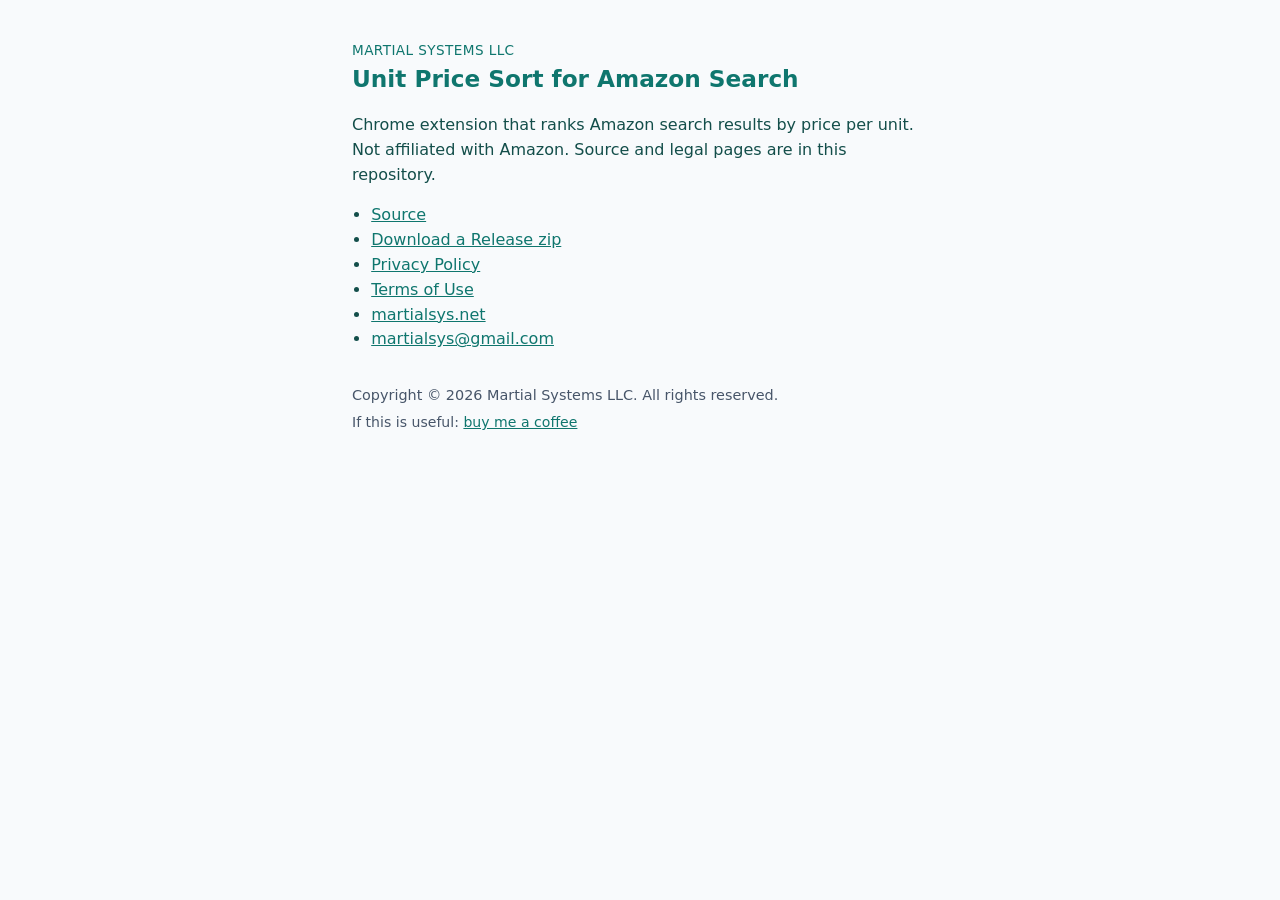
<file: docs/index.html>
<!DOCTYPE html>
<html lang="en">
<head>
  <meta charset="UTF-8" />
  <meta name="viewport" content="width=device-width, initial-scale=1" />
  <title>Unit Price Sort for Amazon Search | Martial Systems LLC</title>
  <meta name="copyright" content="Copyright © 2026 Martial Systems LLC. All rights reserved." />
  <style>
    body {
      margin: 0 auto;
      max-width: 36rem;
      padding: 2.5rem 1.25rem;
      font: 16px/1.55 system-ui, -apple-system, Segoe UI, Roboto, sans-serif;
      color: #134e4a;
      background: #f8fafc;
    }
    h1 { font-size: 1.45rem; color: #0f766e; margin: 0 0 0.5rem; }
    a { color: #0f766e; }
    .brand { font-size: 0.85rem; text-transform: uppercase; letter-spacing: 0.03em; color: #0f766e; }
    ul { padding-left: 1.2rem; }
    footer { margin-top: 2rem; font-size: 0.9rem; color: #475569; }
    footer p { margin: 0.35rem 0; }
    .kofi { font-size: 0.88rem; }
  </style>
</head>
<body>
  <div class="brand">Martial Systems LLC</div>
  <h1>Unit Price Sort for Amazon Search</h1>
  <p>Chrome extension that ranks Amazon search results by price per unit. Not affiliated with Amazon. Source and legal pages are in this repository.</p>
  <ul>
    <li><a href="https://github.com/martialsystems/amazon-price-per-oz">Source</a></li>
    <li><a href="https://github.com/martialsystems/amazon-price-per-oz/releases/latest">Download a Release zip</a></li>
    <li><a href="privacy.html">Privacy Policy</a></li>
    <li><a href="terms.html">Terms of Use</a></li>
    <li><a href="https://martialsys.net/">martialsys.net</a></li>
    <li><a href="mailto:martialsys@gmail.com">martialsys@gmail.com</a></li>
  </ul>
  <footer>
    <p>Copyright © 2026 Martial Systems LLC. All rights reserved.</p>
    <p class="kofi">If this is useful: <a href="https://ko-fi.com/martialgames">buy me a coffee</a></p>
  </footer>
</body>
</html>
</file>
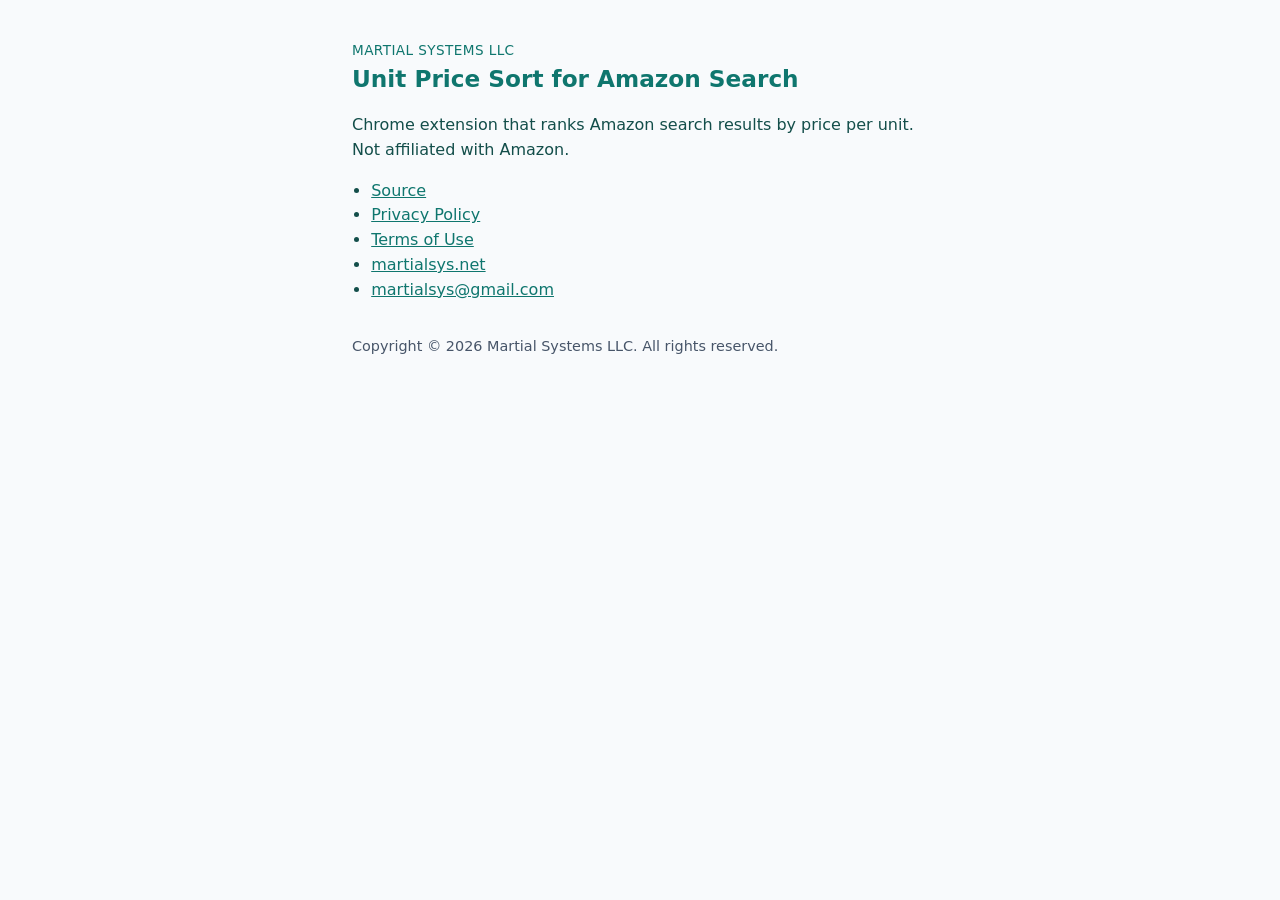
<file: store/index.html>
<!DOCTYPE html>
<html lang="en">
<head>
  <meta charset="UTF-8" />
  <meta name="viewport" content="width=device-width, initial-scale=1" />
  <title>Unit Price Sort for Amazon Search | Martial Systems LLC</title>
  <meta name="copyright" content="Copyright © 2026 Martial Systems LLC. All rights reserved." />
  <style>
    body {
      margin: 0 auto;
      max-width: 36rem;
      padding: 2.5rem 1.25rem;
      font: 16px/1.55 system-ui, -apple-system, Segoe UI, Roboto, sans-serif;
      color: #134e4a;
      background: #f8fafc;
    }
    h1 { font-size: 1.45rem; color: #0f766e; margin: 0 0 0.5rem; }
    a { color: #0f766e; }
    .brand { font-size: 0.85rem; text-transform: uppercase; letter-spacing: 0.03em; color: #0f766e; }
    ul { padding-left: 1.2rem; }
    footer { margin-top: 2rem; font-size: 0.9rem; color: #475569; }
    footer p { margin: 0.35rem 0; }
  </style>
</head>
<body>
  <div class="brand">Martial Systems LLC</div>
  <h1>Unit Price Sort for Amazon Search</h1>
  <p>Chrome extension that ranks Amazon search results by price per unit. Not affiliated with Amazon.</p>
  <ul>
    <li><a href="https://github.com/martialsystems/amazon-price-per-oz">Source</a></li>
    <li><a href="privacy.html">Privacy Policy</a></li>
    <li><a href="terms.html">Terms of Use</a></li>
    <li><a href="https://martialsys.net/">martialsys.net</a></li>
    <li><a href="mailto:martialsys@gmail.com">martialsys@gmail.com</a></li>
  </ul>
  <footer>
    <p>Copyright © 2026 Martial Systems LLC. All rights reserved.</p>
  </footer>
</body>
</html>
</file>
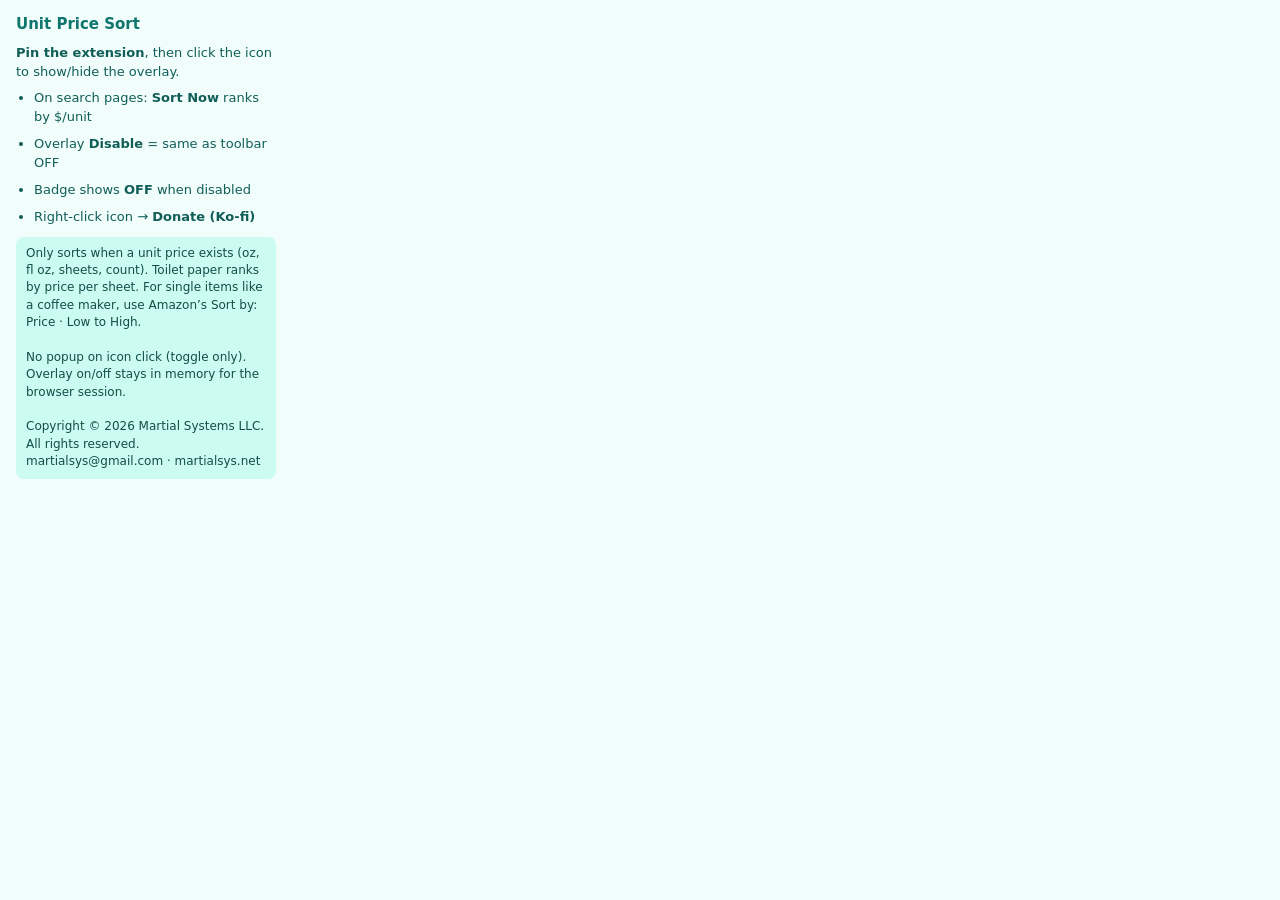
<file: popup.html>
<!DOCTYPE html>
<html lang="en">
  <head>
    <meta charset="UTF-8" />
    <title>Unit Price Sort for Amazon Search | Martial Systems LLC</title>
    <meta name="copyright" content="Copyright © 2026 Martial Systems LLC. All rights reserved." />
    <style>
      body {
        width: 260px;
        margin: 0;
        padding: 14px 16px;
        font: 13px/1.45 system-ui, -apple-system, sans-serif;
        color: #134e4a;
        background: #f0fdfa;
      }
      h1 {
        margin: 0 0 8px;
        font-size: 15px;
        color: #0f766e;
      }
      p,
      li {
        margin: 0 0 8px;
        color: #115e59;
      }
      ul {
        margin: 0;
        padding-left: 18px;
      }
      .note {
        margin-top: 10px;
        padding: 8px 10px;
        border-radius: 8px;
        background: #ccfbf1;
        font-size: 12px;
      }
    </style>
  </head>
  <body>
    <h1>Unit Price Sort</h1>
    <p><strong>Pin the extension</strong>, then click the icon to show/hide the overlay.</p>
    <ul>
      <li>On search pages: <strong>Sort Now</strong> ranks by $/unit</li>
      <li>Overlay <strong>Disable</strong> = same as toolbar OFF</li>
      <li>Badge shows <strong>OFF</strong> when disabled</li>
      <li>Right-click icon → <strong>Donate (Ko-fi)</strong></li>
    </ul>
    <div class="note">
      Only sorts when a unit price exists (oz, fl oz, sheets, count). Toilet paper ranks by price per sheet. For single items like a coffee maker, use Amazon’s Sort by: Price · Low to High.
      <br /><br />
      No popup on icon click (toggle only). Overlay on/off stays in memory for the browser session.
      <br /><br />
      Copyright © 2026 Martial Systems LLC. All rights reserved.<br />
      martialsys@gmail.com · martialsys.net
    </div>
  </body>
</html>
</file>
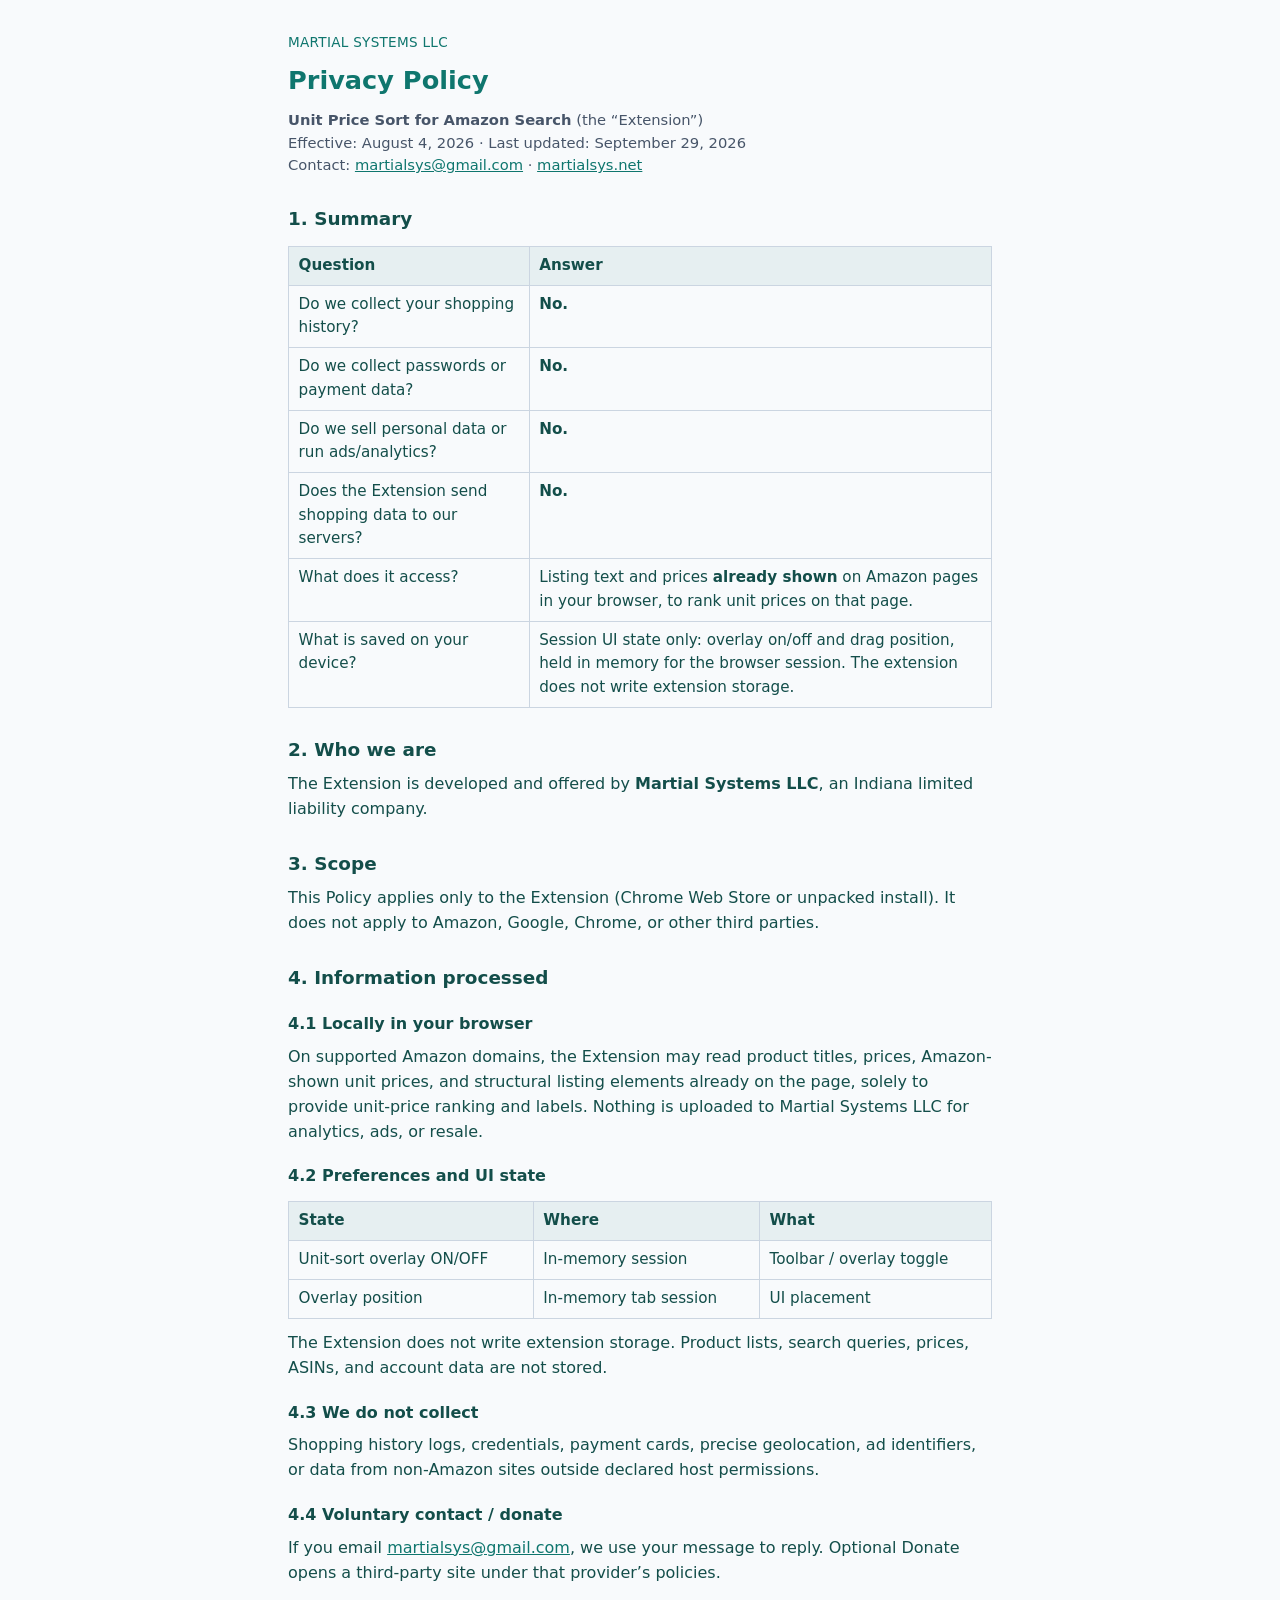
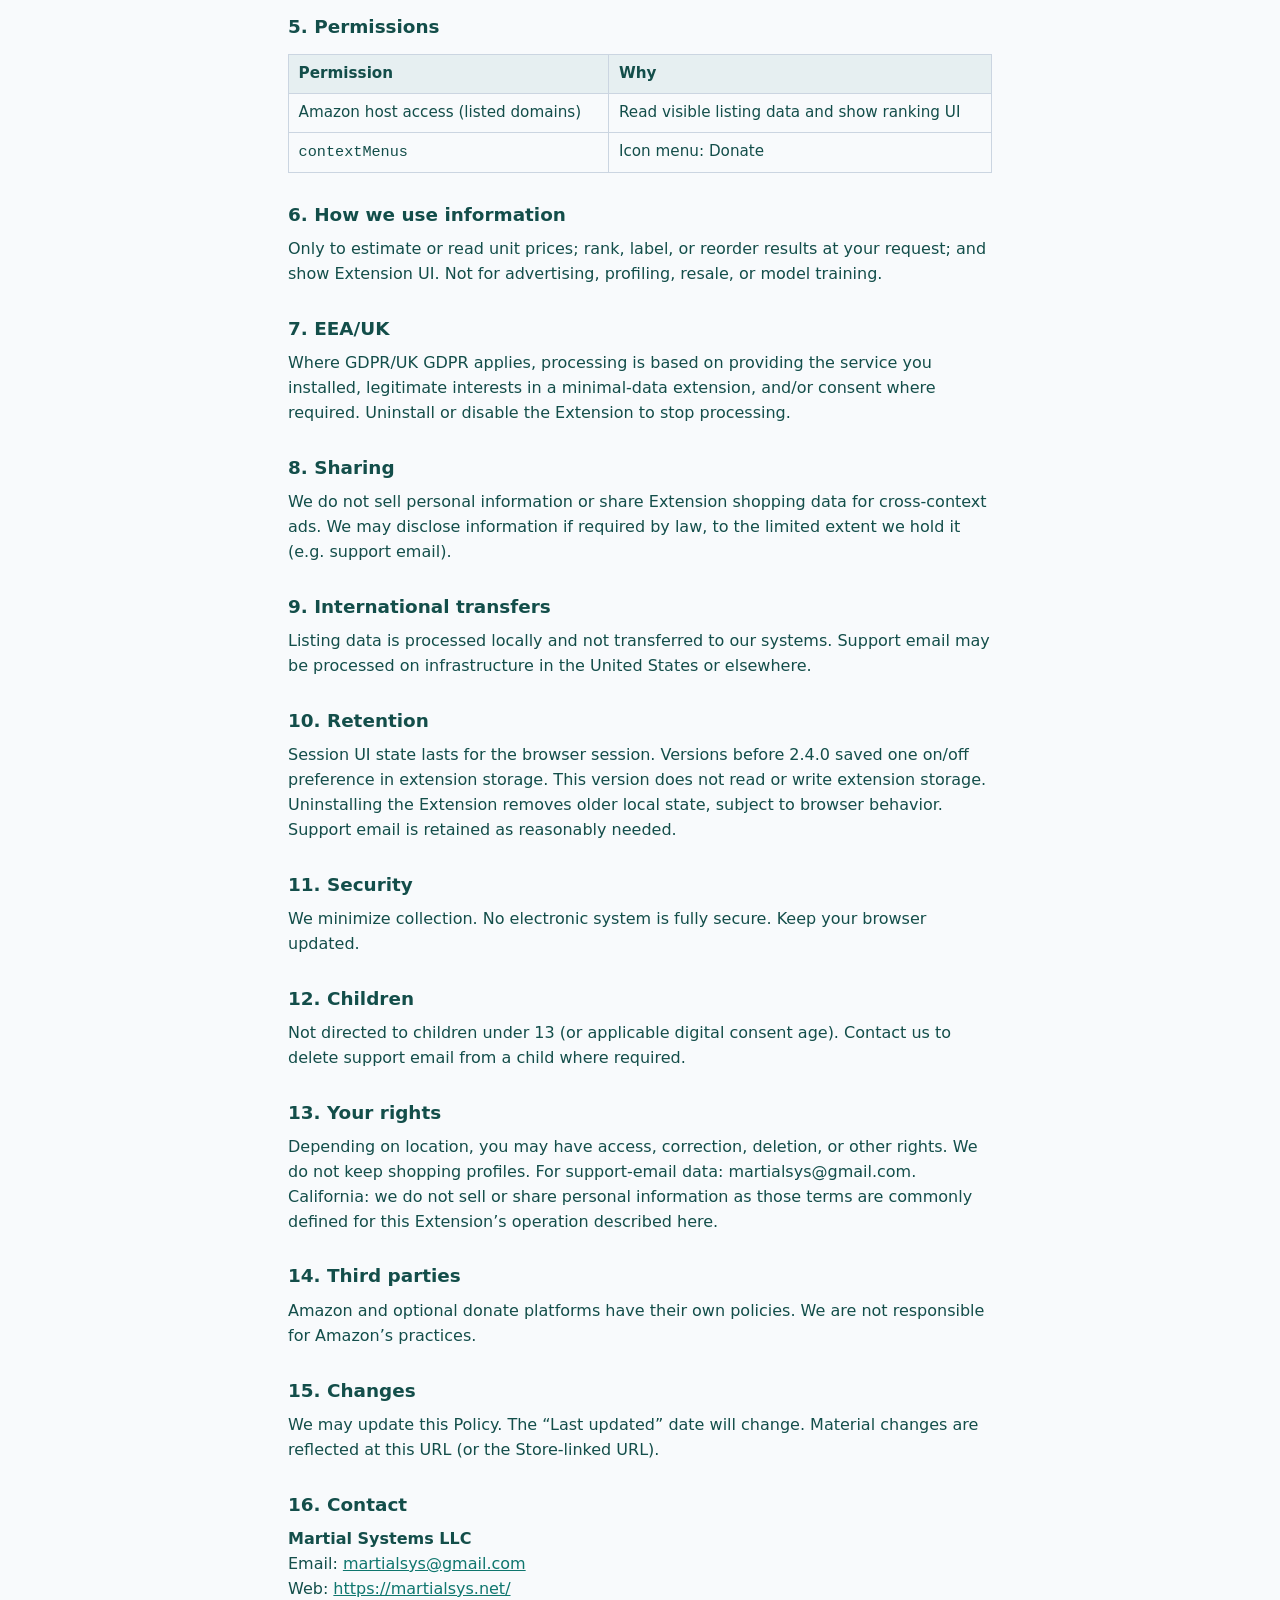
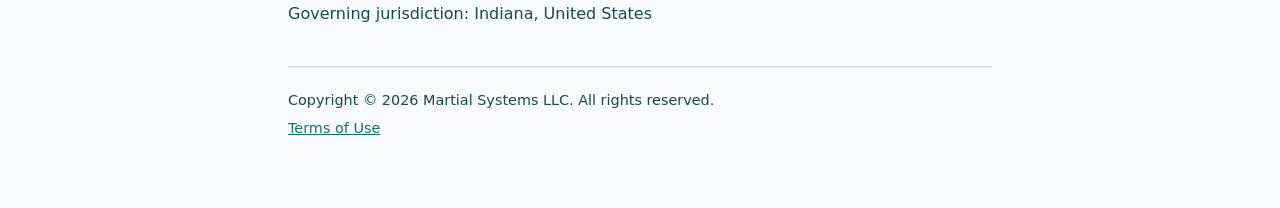
<file: docs/privacy.html>
<!DOCTYPE html>
<html lang="en">
<head>
  <meta charset="UTF-8" />
  <meta name="viewport" content="width=device-width, initial-scale=1" />
  <title>Privacy Policy | Unit Price Sort for Amazon Search | Martial Systems LLC</title>
  <meta name="description" content="Privacy Policy for Unit Price Sort for Amazon Search by Martial Systems LLC." />
  <meta name="copyright" content="Copyright © 2026 Martial Systems LLC. All rights reserved." />
  <style>
    :root { color-scheme: light dark; }
    body {
      margin: 0 auto;
      max-width: 44rem;
      padding: 2rem 1.25rem 4rem;
      font: 16px/1.55 system-ui, -apple-system, Segoe UI, Roboto, sans-serif;
      color: #134e4a;
      background: #f8fafc;
    }
    @media (prefers-color-scheme: dark) {
      body { color: #ecfdf5; background: #0f172a; }
      a { color: #5eead4; }
      .meta { color: #94a3b8; }
      table { border-color: #334155; }
      th, td { border-color: #334155; }
    }
    h1 { font-size: 1.6rem; margin: 0 0 0.35rem; color: #0f766e; }
    h2 { font-size: 1.15rem; margin: 1.75rem 0 0.5rem; }
    h3 { font-size: 1rem; margin: 1.25rem 0 0.4rem; }
    p, li { margin: 0.5rem 0; }
    .meta { color: #475569; font-size: 0.92rem; margin-bottom: 1.5rem; }
    a { color: #0f766e; }
    table { border-collapse: collapse; width: 100%; margin: 0.75rem 0; font-size: 0.95rem; }
    th, td { border: 1px solid #cbd5e1; padding: 0.45rem 0.6rem; text-align: left; vertical-align: top; }
    th { background: rgba(15, 118, 110, 0.08); }
    .brand { font-size: 0.85rem; letter-spacing: 0.02em; text-transform: uppercase; color: #0f766e; margin-bottom: 0.5rem; }
    footer { margin-top: 2.5rem; padding-top: 1rem; border-top: 1px solid #cbd5e1; font-size: 0.9rem; }
    footer p { margin: 0.35rem 0; }
  </style>
</head>
<body>
  <div class="brand">Martial Systems LLC</div>
  <h1>Privacy Policy</h1>
  <p class="meta">
    <strong>Unit Price Sort for Amazon Search</strong> (the “Extension”)<br />
    Effective: August 4, 2026 · Last updated: September 29, 2026<br />
    Contact: <a href="mailto:martialsys@gmail.com">martialsys@gmail.com</a> ·
    <a href="https://martialsys.net/">martialsys.net</a>
  </p>

  <h2>1. Summary</h2>
  <table>
    <tr><th>Question</th><th>Answer</th></tr>
    <tr><td>Do we collect your shopping history?</td><td><strong>No.</strong></td></tr>
    <tr><td>Do we collect passwords or payment data?</td><td><strong>No.</strong></td></tr>
    <tr><td>Do we sell personal data or run ads/analytics?</td><td><strong>No.</strong></td></tr>
    <tr><td>Does the Extension send shopping data to our servers?</td><td><strong>No.</strong></td></tr>
    <tr><td>What does it access?</td><td>Listing text and prices <strong>already shown</strong> on Amazon pages in your browser, to rank unit prices on that page.</td></tr>
    <tr><td>What is saved on your device?</td><td>Session UI state only: overlay on/off and drag position, held in memory for the browser session. The extension does not write extension storage.</td></tr>
  </table>

  <h2>2. Who we are</h2>
  <p>The Extension is developed and offered by <strong>Martial Systems LLC</strong>, an Indiana limited liability company.</p>

  <h2>3. Scope</h2>
  <p>This Policy applies only to the Extension (Chrome Web Store or unpacked install). It does not apply to Amazon, Google, Chrome, or other third parties.</p>

  <h2>4. Information processed</h2>
  <h3>4.1 Locally in your browser</h3>
  <p>On supported Amazon domains, the Extension may read product titles, prices, Amazon-shown unit prices, and structural listing elements already on the page, solely to provide unit-price ranking and labels. Nothing is uploaded to Martial Systems LLC for analytics, ads, or resale.</p>
  <h3>4.2 Preferences and UI state</h3>
  <table>
    <tr><th>State</th><th>Where</th><th>What</th></tr>
    <tr><td>Unit-sort overlay ON/OFF</td><td>In-memory session</td><td>Toolbar / overlay toggle</td></tr>
    <tr><td>Overlay position</td><td>In-memory tab session</td><td>UI placement</td></tr>
  </table>
  <p>The Extension does not write extension storage. Product lists, search queries, prices, ASINs, and account data are not stored.</p>
  <h3>4.3 We do not collect</h3>
  <p>Shopping history logs, credentials, payment cards, precise geolocation, ad identifiers, or data from non-Amazon sites outside declared host permissions.</p>
  <h3>4.4 Voluntary contact / donate</h3>
  <p>If you email <a href="mailto:martialsys@gmail.com">martialsys@gmail.com</a>, we use your message to reply. Optional Donate opens a third-party site under that provider’s policies.</p>

  <h2>5. Permissions</h2>
  <table>
    <tr><th>Permission</th><th>Why</th></tr>
    <tr><td>Amazon host access (listed domains)</td><td>Read visible listing data and show ranking UI</td></tr>
    <tr><td><code>contextMenus</code></td><td>Icon menu: Donate</td></tr>
  </table>

  <h2>6. How we use information</h2>
  <p>Only to estimate or read unit prices; rank, label, or reorder results at your request; and show Extension UI. Not for advertising, profiling, resale, or model training.</p>

  <h2>7. EEA/UK</h2>
  <p>Where GDPR/UK GDPR applies, processing is based on providing the service you installed, legitimate interests in a minimal-data extension, and/or consent where required. Uninstall or disable the Extension to stop processing.</p>

  <h2>8. Sharing</h2>
  <p>We do not sell personal information or share Extension shopping data for cross-context ads. We may disclose information if required by law, to the limited extent we hold it (e.g. support email).</p>

  <h2>9. International transfers</h2>
  <p>Listing data is processed locally and not transferred to our systems. Support email may be processed on infrastructure in the United States or elsewhere.</p>

  <h2>10. Retention</h2>
  <p>Session UI state lasts for the browser session. Versions before 2.4.0 saved one on/off preference in extension storage. This version does not read or write extension storage. Uninstalling the Extension removes older local state, subject to browser behavior. Support email is retained as reasonably needed.</p>

  <h2>11. Security</h2>
  <p>We minimize collection. No electronic system is fully secure. Keep your browser updated.</p>

  <h2>12. Children</h2>
  <p>Not directed to children under 13 (or applicable digital consent age). Contact us to delete support email from a child where required.</p>

  <h2>13. Your rights</h2>
  <p>Depending on location, you may have access, correction, deletion, or other rights. We do not keep shopping profiles. For support-email data: martialsys@gmail.com. California: we do not sell or share personal information as those terms are commonly defined for this Extension’s operation described here.</p>

  <h2>14. Third parties</h2>
  <p>Amazon and optional donate platforms have their own policies. We are not responsible for Amazon’s practices.</p>

  <h2>15. Changes</h2>
  <p>We may update this Policy. The “Last updated” date will change. Material changes are reflected at this URL (or the Store-linked URL).</p>

  <h2>16. Contact</h2>
  <p>
    <strong>Martial Systems LLC</strong><br />
    Email: <a href="mailto:martialsys@gmail.com">martialsys@gmail.com</a><br />
    Web: <a href="https://martialsys.net/">https://martialsys.net/</a><br />
    Governing jurisdiction: Indiana, United States
  </p>

  <footer>
    <p>Copyright © 2026 Martial Systems LLC. All rights reserved.</p>
    <p><a href="terms.html">Terms of Use</a></p>
  </footer>
</body>
</html>
</file>
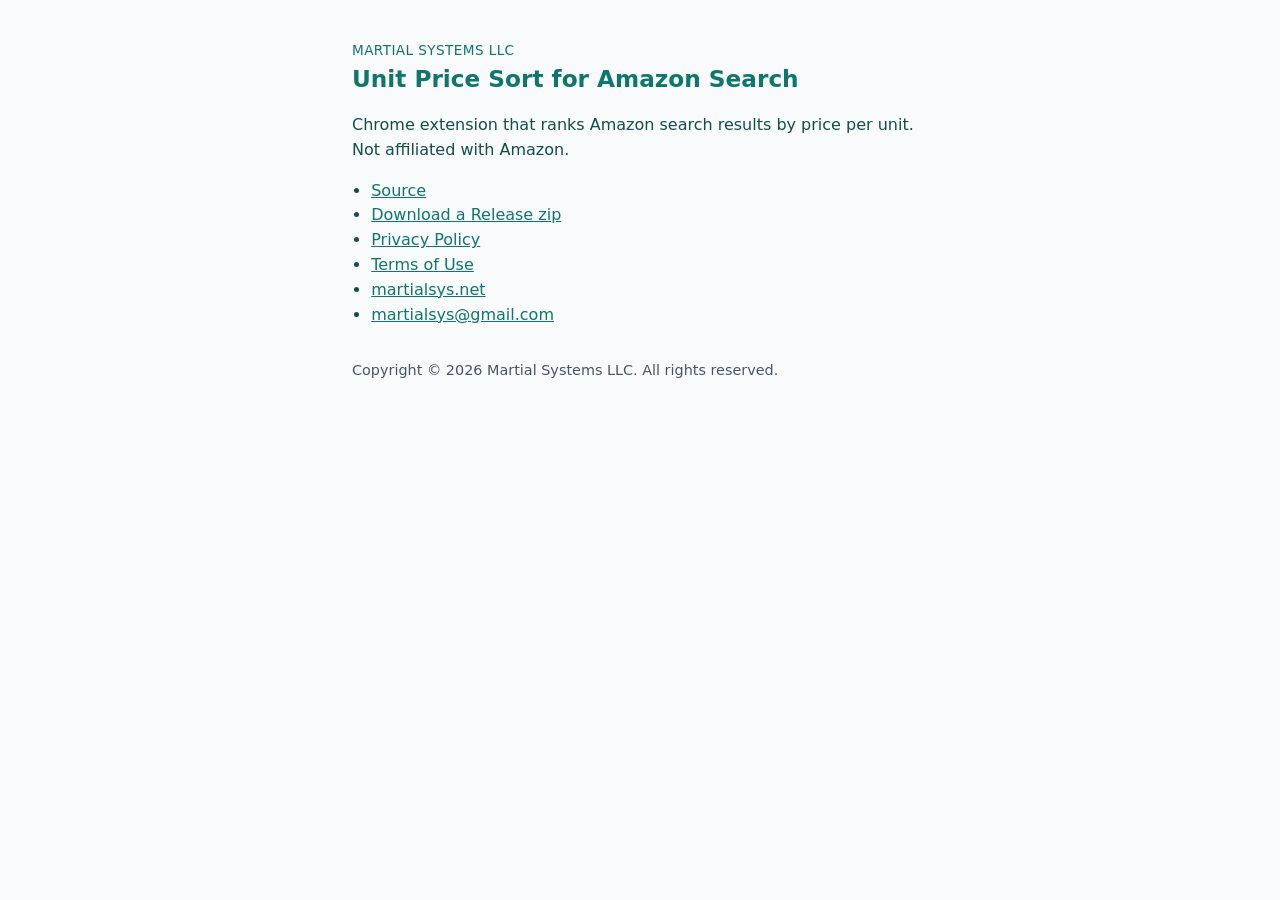
<file: docs/product.html>
<!DOCTYPE html>
<html lang="en">
<head>
  <meta charset="UTF-8" />
  <meta name="viewport" content="width=device-width, initial-scale=1" />
  <title>Unit Price Sort for Amazon Search | Martial Systems LLC</title>
  <meta name="copyright" content="Copyright © 2026 Martial Systems LLC. All rights reserved." />
  <style>
    body {
      margin: 0 auto;
      max-width: 36rem;
      padding: 2.5rem 1.25rem;
      font: 16px/1.55 system-ui, -apple-system, Segoe UI, Roboto, sans-serif;
      color: #134e4a;
      background: #f8fafc;
    }
    h1 { font-size: 1.45rem; color: #0f766e; margin: 0 0 0.5rem; }
    a { color: #0f766e; }
    .brand { font-size: 0.85rem; text-transform: uppercase; letter-spacing: 0.03em; color: #0f766e; }
    ul { padding-left: 1.2rem; }
    footer { margin-top: 2rem; font-size: 0.9rem; color: #475569; }
    footer p { margin: 0.35rem 0; }
  </style>
</head>
<body>
  <div class="brand">Martial Systems LLC</div>
  <h1>Unit Price Sort for Amazon Search</h1>
  <p>Chrome extension that ranks Amazon search results by price per unit. Not affiliated with Amazon.</p>
  <ul>
    <li><a href="https://github.com/martialsystems/amazon-price-per-oz">Source</a></li>
    <li><a href="https://github.com/martialsystems/amazon-price-per-oz/releases/latest">Download a Release zip</a></li>
    <li><a href="privacy.html">Privacy Policy</a></li>
    <li><a href="terms.html">Terms of Use</a></li>
    <li><a href="https://martialsys.net/">martialsys.net</a></li>
    <li><a href="mailto:martialsys@gmail.com">martialsys@gmail.com</a></li>
  </ul>
  <footer>
    <p>Copyright © 2026 Martial Systems LLC. All rights reserved.</p>
  </footer>
</body>
</html>
</file>
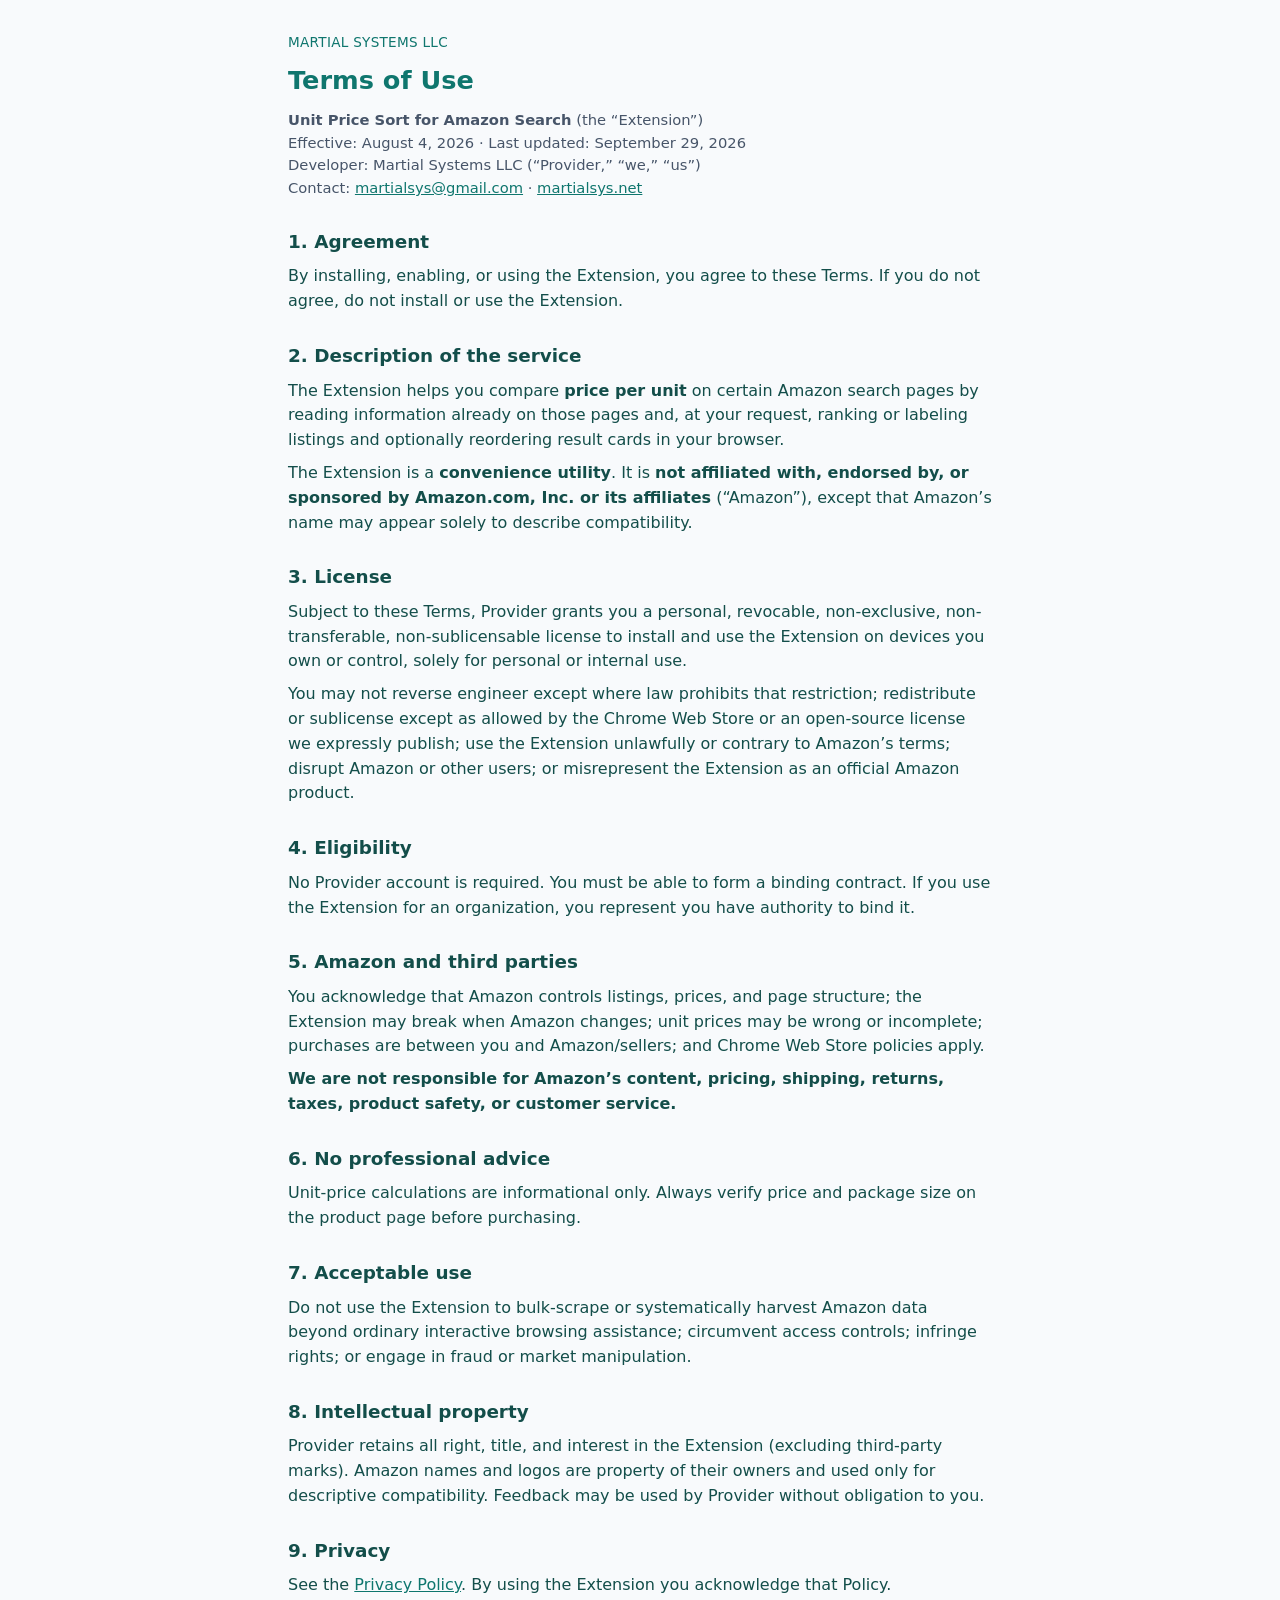
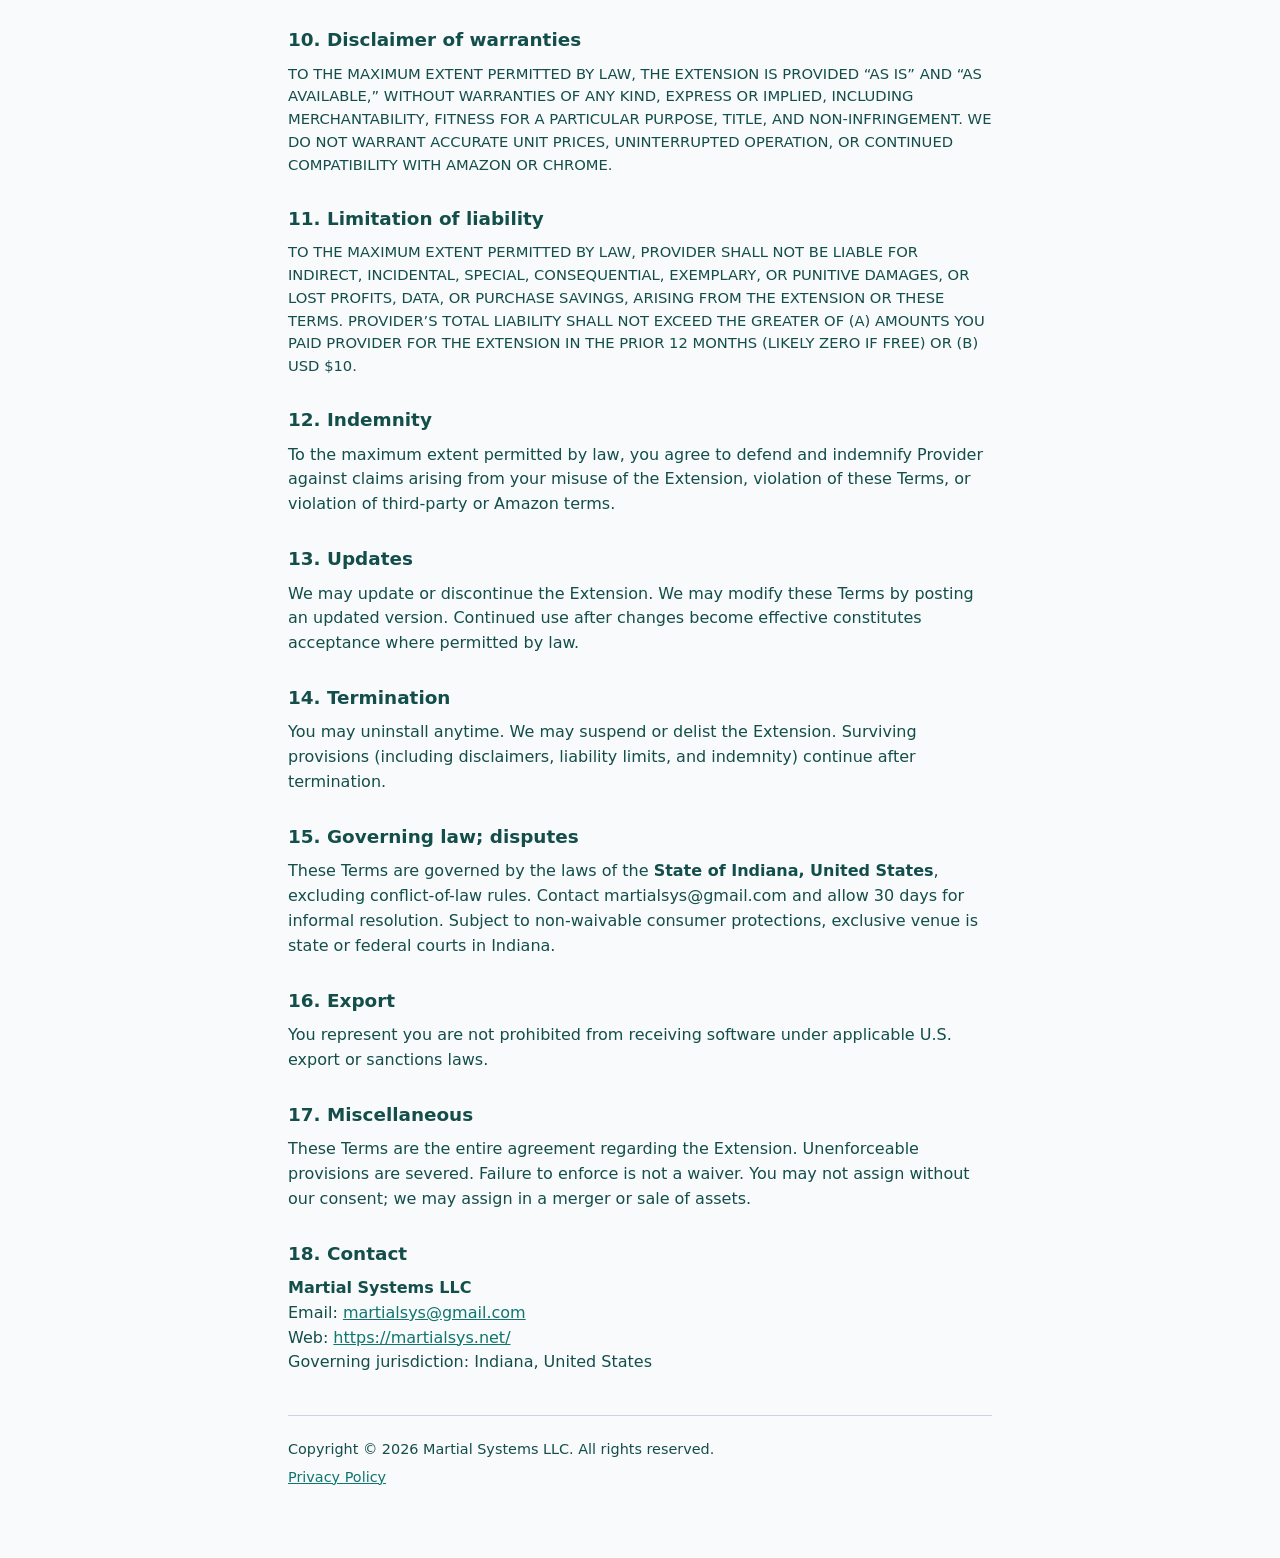
<file: docs/terms.html>
<!DOCTYPE html>
<html lang="en">
<head>
  <meta charset="UTF-8" />
  <meta name="viewport" content="width=device-width, initial-scale=1" />
  <title>Terms of Use | Unit Price Sort for Amazon Search | Martial Systems LLC</title>
  <meta name="description" content="Terms of Use for Unit Price Sort for Amazon Search by Martial Systems LLC." />
  <meta name="copyright" content="Copyright © 2026 Martial Systems LLC. All rights reserved." />
  <style>
    :root { color-scheme: light dark; }
    body {
      margin: 0 auto;
      max-width: 44rem;
      padding: 2rem 1.25rem 4rem;
      font: 16px/1.55 system-ui, -apple-system, Segoe UI, Roboto, sans-serif;
      color: #134e4a;
      background: #f8fafc;
    }
    @media (prefers-color-scheme: dark) {
      body { color: #ecfdf5; background: #0f172a; }
      a { color: #5eead4; }
      .meta { color: #94a3b8; }
    }
    h1 { font-size: 1.6rem; margin: 0 0 0.35rem; color: #0f766e; }
    h2 { font-size: 1.15rem; margin: 1.75rem 0 0.5rem; }
    p, li { margin: 0.5rem 0; }
    ul { padding-left: 1.25rem; }
    .meta { color: #475569; font-size: 0.92rem; margin-bottom: 1.5rem; }
    a { color: #0f766e; }
    .brand { font-size: 0.85rem; letter-spacing: 0.02em; text-transform: uppercase; color: #0f766e; margin-bottom: 0.5rem; }
    .caps { font-size: 0.92rem; }
    footer { margin-top: 2.5rem; padding-top: 1rem; border-top: 1px solid #cbd5e1; font-size: 0.9rem; }
    footer p { margin: 0.35rem 0; }
  </style>
</head>
<body>
  <div class="brand">Martial Systems LLC</div>
  <h1>Terms of Use</h1>
  <p class="meta">
    <strong>Unit Price Sort for Amazon Search</strong> (the “Extension”)<br />
    Effective: August 4, 2026 · Last updated: September 29, 2026<br />
    Developer: Martial Systems LLC (“Provider,” “we,” “us”)<br />
    Contact: <a href="mailto:martialsys@gmail.com">martialsys@gmail.com</a> ·
    <a href="https://martialsys.net/">martialsys.net</a>
  </p>

  <h2>1. Agreement</h2>
  <p>By installing, enabling, or using the Extension, you agree to these Terms. If you do not agree, do not install or use the Extension.</p>

  <h2>2. Description of the service</h2>
  <p>The Extension helps you compare <strong>price per unit</strong> on certain Amazon search pages by reading information already on those pages and, at your request, ranking or labeling listings and optionally reordering result cards in your browser.</p>
  <p>The Extension is a <strong>convenience utility</strong>. It is <strong>not affiliated with, endorsed by, or sponsored by Amazon.com, Inc. or its affiliates</strong> (“Amazon”), except that Amazon’s name may appear solely to describe compatibility.</p>

  <h2>3. License</h2>
  <p>Subject to these Terms, Provider grants you a personal, revocable, non-exclusive, non-transferable, non-sublicensable license to install and use the Extension on devices you own or control, solely for personal or internal use.</p>
  <p>You may not reverse engineer except where law prohibits that restriction; redistribute or sublicense except as allowed by the Chrome Web Store or an open-source license we expressly publish; use the Extension unlawfully or contrary to Amazon’s terms; disrupt Amazon or other users; or misrepresent the Extension as an official Amazon product.</p>

  <h2>4. Eligibility</h2>
  <p>No Provider account is required. You must be able to form a binding contract. If you use the Extension for an organization, you represent you have authority to bind it.</p>

  <h2>5. Amazon and third parties</h2>
  <p>You acknowledge that Amazon controls listings, prices, and page structure; the Extension may break when Amazon changes; unit prices may be wrong or incomplete; purchases are between you and Amazon/sellers; and Chrome Web Store policies apply.</p>
  <p><strong>We are not responsible for Amazon’s content, pricing, shipping, returns, taxes, product safety, or customer service.</strong></p>

  <h2>6. No professional advice</h2>
  <p>Unit-price calculations are informational only. Always verify price and package size on the product page before purchasing.</p>

  <h2>7. Acceptable use</h2>
  <p>Do not use the Extension to bulk-scrape or systematically harvest Amazon data beyond ordinary interactive browsing assistance; circumvent access controls; infringe rights; or engage in fraud or market manipulation.</p>

  <h2>8. Intellectual property</h2>
  <p>Provider retains all right, title, and interest in the Extension (excluding third-party marks). Amazon names and logos are property of their owners and used only for descriptive compatibility. Feedback may be used by Provider without obligation to you.</p>

  <h2>9. Privacy</h2>
  <p>See the <a href="privacy.html">Privacy Policy</a>. By using the Extension you acknowledge that Policy.</p>

  <h2>10. Disclaimer of warranties</h2>
  <p class="caps">TO THE MAXIMUM EXTENT PERMITTED BY LAW, THE EXTENSION IS PROVIDED “AS IS” AND “AS AVAILABLE,” WITHOUT WARRANTIES OF ANY KIND, EXPRESS OR IMPLIED, INCLUDING MERCHANTABILITY, FITNESS FOR A PARTICULAR PURPOSE, TITLE, AND NON-INFRINGEMENT. WE DO NOT WARRANT ACCURATE UNIT PRICES, UNINTERRUPTED OPERATION, OR CONTINUED COMPATIBILITY WITH AMAZON OR CHROME.</p>

  <h2>11. Limitation of liability</h2>
  <p class="caps">TO THE MAXIMUM EXTENT PERMITTED BY LAW, PROVIDER SHALL NOT BE LIABLE FOR INDIRECT, INCIDENTAL, SPECIAL, CONSEQUENTIAL, EXEMPLARY, OR PUNITIVE DAMAGES, OR LOST PROFITS, DATA, OR PURCHASE SAVINGS, ARISING FROM THE EXTENSION OR THESE TERMS. PROVIDER’S TOTAL LIABILITY SHALL NOT EXCEED THE GREATER OF (A) AMOUNTS YOU PAID PROVIDER FOR THE EXTENSION IN THE PRIOR 12 MONTHS (LIKELY ZERO IF FREE) OR (B) USD $10.</p>

  <h2>12. Indemnity</h2>
  <p>To the maximum extent permitted by law, you agree to defend and indemnify Provider against claims arising from your misuse of the Extension, violation of these Terms, or violation of third-party or Amazon terms.</p>

  <h2>13. Updates</h2>
  <p>We may update or discontinue the Extension. We may modify these Terms by posting an updated version. Continued use after changes become effective constitutes acceptance where permitted by law.</p>

  <h2>14. Termination</h2>
  <p>You may uninstall anytime. We may suspend or delist the Extension. Surviving provisions (including disclaimers, liability limits, and indemnity) continue after termination.</p>

  <h2>15. Governing law; disputes</h2>
  <p>These Terms are governed by the laws of the <strong>State of Indiana, United States</strong>, excluding conflict-of-law rules. Contact martialsys@gmail.com and allow 30 days for informal resolution. Subject to non-waivable consumer protections, exclusive venue is state or federal courts in Indiana.</p>

  <h2>16. Export</h2>
  <p>You represent you are not prohibited from receiving software under applicable U.S. export or sanctions laws.</p>

  <h2>17. Miscellaneous</h2>
  <p>These Terms are the entire agreement regarding the Extension. Unenforceable provisions are severed. Failure to enforce is not a waiver. You may not assign without our consent; we may assign in a merger or sale of assets.</p>

  <h2>18. Contact</h2>
  <p>
    <strong>Martial Systems LLC</strong><br />
    Email: <a href="mailto:martialsys@gmail.com">martialsys@gmail.com</a><br />
    Web: <a href="https://martialsys.net/">https://martialsys.net/</a><br />
    Governing jurisdiction: Indiana, United States
  </p>

  <footer>
    <p>Copyright © 2026 Martial Systems LLC. All rights reserved.</p>
    <p><a href="privacy.html">Privacy Policy</a></p>
  </footer>
</body>
</html>
</file>
